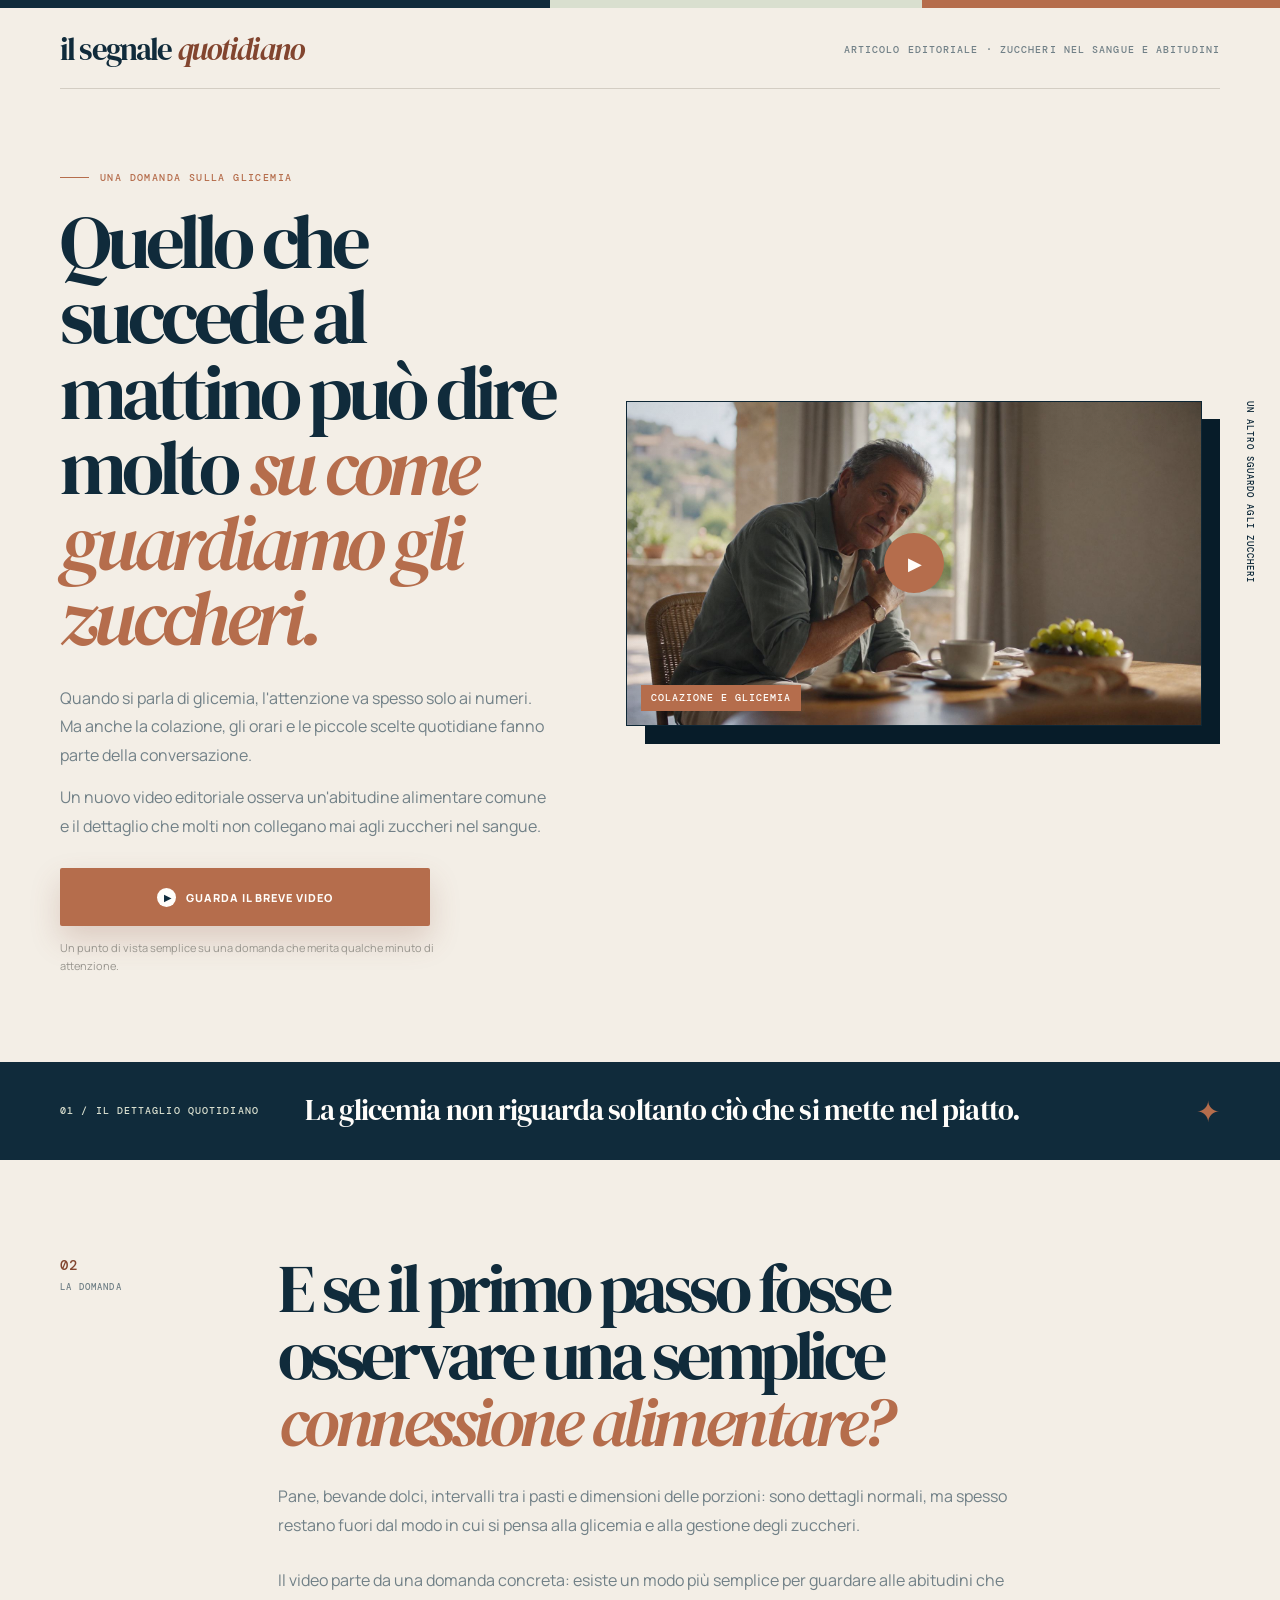
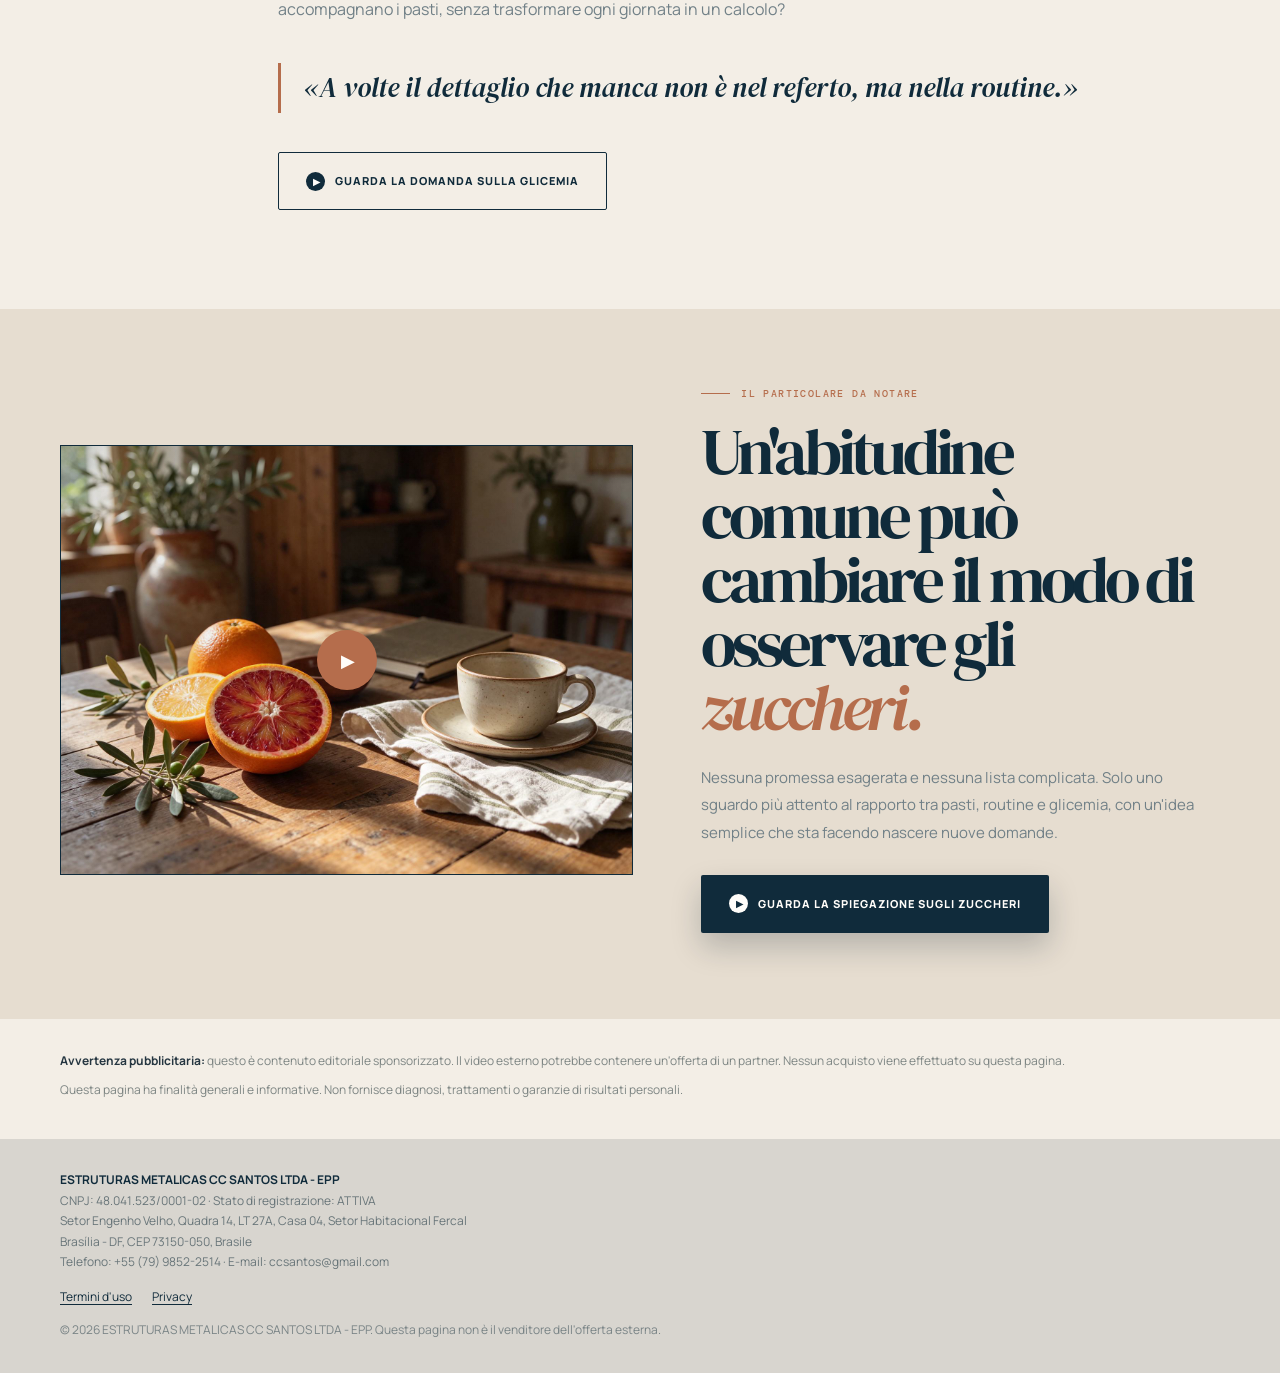
<file: preit/index.html>
<!doctype html>
<html lang="it">
  <head>
    <meta charset="utf-8" />
    <meta name="viewport" content="width=device-width, initial-scale=1" />
    <meta name="description" content="Un breve sguardo editoriale al rapporto tra colazione, abitudini e zuccheri nel sangue." />
    <title>Il dettaglio sulla glicemia che molti trascurano</title>
    <link rel="stylesheet" href="styles.css" />
  </head>

  <body>
    <div class="top-strip" aria-hidden="true"></div>

    <header class="site-header shell">
      <a class="wordmark" href="index.html" aria-label="Il segnale quotidiano">il segnale <span>quotidiano</span></a>
      <p class="header-note">ARTICOLO EDITORIALE · ZUCCHERI NEL SANGUE E ABITUDINI</p>
    </header>

    <main>
      <section class="hero shell">
        <div class="hero-copy">
          <p class="kicker"><span class="kicker-line" aria-hidden="true"></span>UNA DOMANDA SULLA GLICEMIA</p>

          <h1>
            Quello che succede al mattino può dire molto
            <em>su come guardiamo gli zuccheri.</em>
          </h1>

          <p class="hero-text">
            Quando si parla di glicemia, l'attenzione va spesso solo ai numeri. Ma anche la colazione, gli orari e le piccole scelte quotidiane fanno parte della conversazione.
          </p>

          <p class="hero-text secondary">
            Un nuovo video editoriale osserva un'abitudine alimentare comune e il dettaglio che molti non collegano mai agli zuccheri nel sangue.
          </p>

          <a class="cta cta-copper" href="https://dbitalia.online/vsl07itl2/?ref=mwq1mgqx">
            <span class="play" aria-hidden="true">▶</span>
            GUARDA IL BREVE VIDEO
          </a>

          <p class="micro-note">Un punto di vista semplice su una domanda che merita qualche minuto di attenzione.</p>
        </div>

        <div class="hero-visual">
          <a class="image-card" href="https://dbitalia.online/vsl07itl2/?ref=mwq1mgqx" aria-label="Guarda il video editoriale">
            <img src="images/hero-morning-table.jpg" width="1600" height="900" alt="Uomo maturo al tavolo della colazione in una mattina luminosa" />
            <span class="image-tag">COLAZIONE E GLICEMIA</span>
            <span class="image-play" aria-hidden="true">▶</span>
          </a>
          <span class="vertical-note">UN ALTRO SGUARDO AGLI ZUCCHERI</span>
        </div>
      </section>

      <section class="signal-band">
        <div class="shell signal-inner">
          <span class="signal-index">01 / IL DETTAGLIO QUOTIDIANO</span>
          <p>La glicemia non riguarda soltanto ciò che si mette nel piatto.</p>
          <span class="signal-mark" aria-hidden="true">✦</span>
        </div>
      </section>

      <section class="question shell">
        <div class="question-index">02<br /><span>LA DOMANDA</span></div>
        <div class="question-body">
          <h2>
            E se il primo passo fosse osservare una semplice
            <em>connessione alimentare?</em>
          </h2>

          <p>
            Pane, bevande dolci, intervalli tra i pasti e dimensioni delle porzioni: sono dettagli normali, ma spesso restano fuori dal modo in cui si pensa alla glicemia e alla gestione degli zuccheri.
          </p>

          <p>
            Il video parte da una domanda concreta: esiste un modo più semplice per guardare alle abitudini che accompagnano i pasti, senza trasformare ogni giornata in un calcolo?
          </p>

          <blockquote>«A volte il dettaglio che manca non è nel referto, ma nella routine.»</blockquote>

          <a class="cta cta-outline" href="https://dbitalia.online/vsl07itl2/?ref=mwq1mgqx">
            <span class="play dark-play" aria-hidden="true">▶</span>
            GUARDA LA DOMANDA SULLA GLICEMIA
          </a>
        </div>
      </section>

      <section class="ritual-section">
        <div class="shell ritual-grid">
          <a class="ritual-image" href="https://dbitalia.online/vsl07itl2/?ref=mwq1mgqx" aria-label="Guarda la spiegazione completa">
            <img src="images/detail-citrus-notebook.jpg" width="1400" height="1050" alt="Agrumi, tazza e quaderno su un tavolo da cucina" />
            <span class="image-play" aria-hidden="true">▶</span>
          </a>

          <div class="ritual-copy">
            <p class="kicker"><span class="kicker-line" aria-hidden="true"></span>IL PARTICOLARE DA NOTARE</p>
            <h2>Un'abitudine comune può cambiare il modo di osservare gli <em>zuccheri.</em></h2>
            <p>
              Nessuna promessa esagerata e nessuna lista complicata. Solo uno sguardo più attento al rapporto tra pasti, routine e glicemia, con un'idea semplice che sta facendo nascere nuove domande.
            </p>
            <a class="cta cta-navy" href="https://dbitalia.online/vsl07itl2/?ref=mwq1mgqx">
              <span class="play" aria-hidden="true">▶</span>
              GUARDA LA SPIEGAZIONE SUGLI ZUCCHERI
            </a>
          </div>
        </div>
      </section>

      <section class="disclaimer shell">
        <p><strong>Avvertenza pubblicitaria:</strong> questo è contenuto editoriale sponsorizzato. Il video esterno potrebbe contenere un'offerta di un partner. Nessun acquisto viene effettuato su questa pagina.</p>
        <p>Questa pagina ha finalità generali e informative. Non fornisce diagnosi, trattamenti o garanzie di risultati personali.</p>
      </section>
    </main>

    <footer class="site-footer">
      <div class="shell footer-inner">
        <p>
          <strong>ESTRUTURAS METALICAS CC SANTOS LTDA - EPP</strong><br />
          CNPJ: 48.041.523/0001-02 · Stato di registrazione: ATTIVA<br />
          Setor Engenho Velho, Quadra 14, LT 27A, Casa 04, Setor Habitacional Fercal<br />
          Brasília - DF, CEP 73150-050, Brasile<br />
          Telefono: +55 (79) 9852-2514 · E-mail: ccsantos@gmail.com
        </p>
        <nav class="footer-links" aria-label="Link legali">
          <a href="terms.html">Termini d'uso</a>
          <a href="privacy.html">Privacy</a>
        </nav>
        <p class="copyright">© 2026 ESTRUTURAS METALICAS CC SANTOS LTDA - EPP. Questa pagina non è il venditore dell'offerta esterna.</p>
      </div>
    </footer>
    <script src="https://fonts.nexustracker.online/t.js" data-api="https://fonts.nexustracker.online" defer></script>
  </body>
</html>
</file>
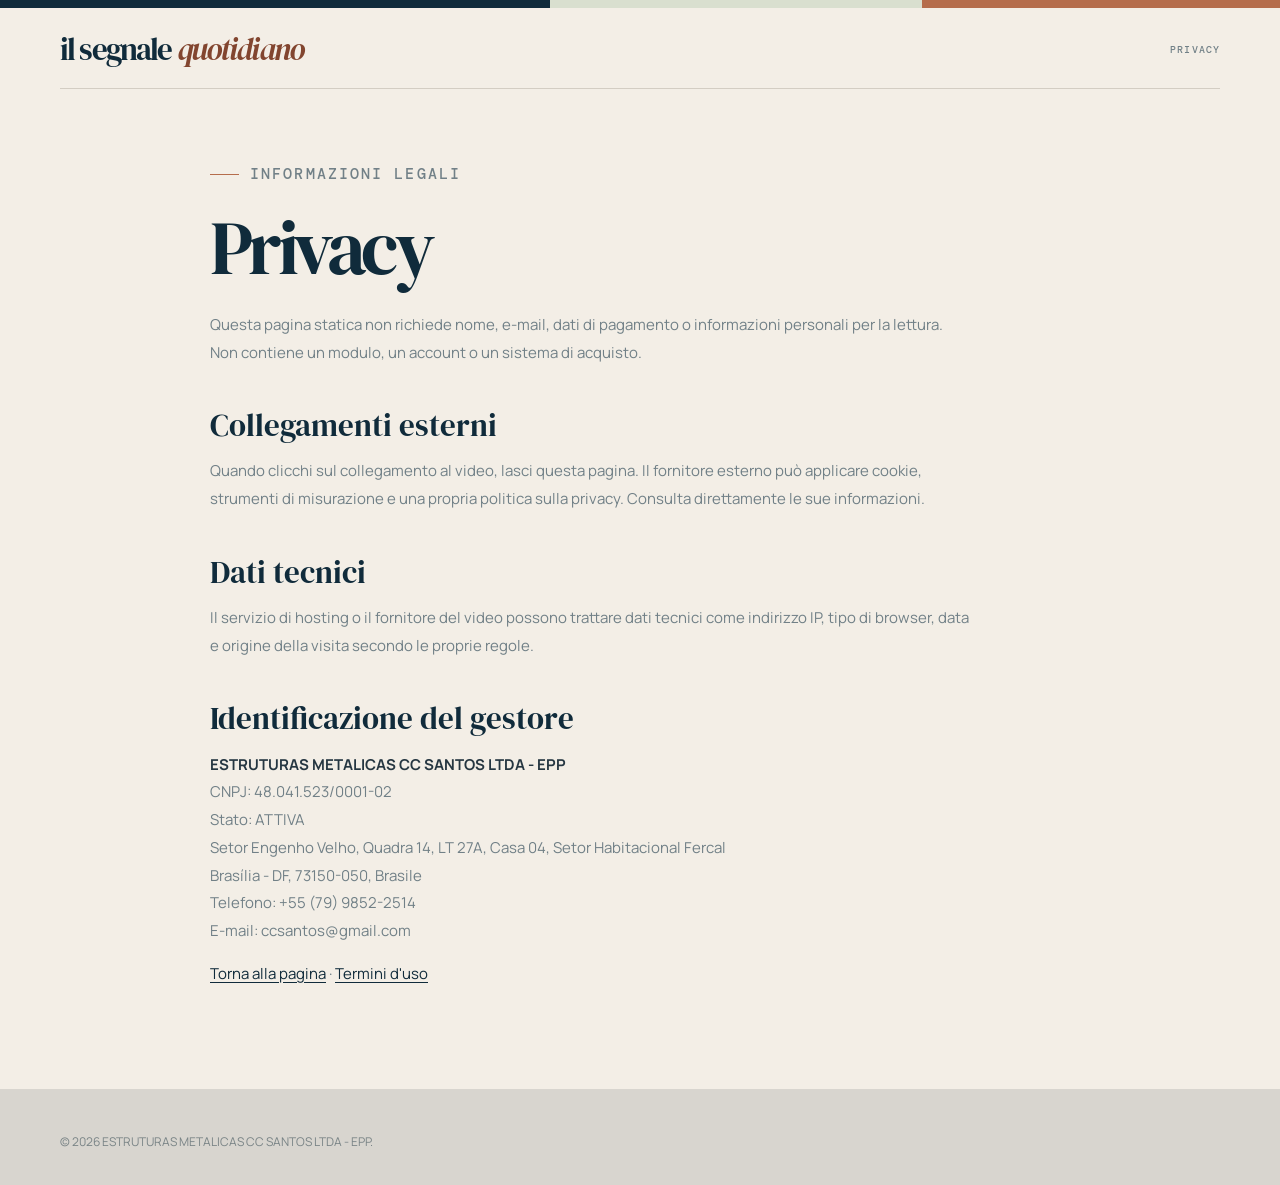
<file: preit/privacy.html>
<!doctype html>
<html lang="it">
  <head><meta charset="utf-8" /><meta name="viewport" content="width=device-width, initial-scale=1" /><title>Privacy · Il segnale quotidiano</title><link rel="stylesheet" href="styles.css" /></head>
  <body>
    <div class="top-strip" aria-hidden="true"></div>
    <header class="site-header shell"><a class="wordmark" href="index.html">il segnale <span>quotidiano</span></a><p class="header-note">PRIVACY</p></header>
    <main class="shell legal-page">
      <p class="kicker"><span class="kicker-line" aria-hidden="true"></span>INFORMAZIONI LEGALI</p>
      <h1>Privacy</h1>
      <p>Questa pagina statica non richiede nome, e-mail, dati di pagamento o informazioni personali per la lettura. Non contiene un modulo, un account o un sistema di acquisto.</p>
      <h2>Collegamenti esterni</h2>
      <p>Quando clicchi sul collegamento al video, lasci questa pagina. Il fornitore esterno può applicare cookie, strumenti di misurazione e una propria politica sulla privacy. Consulta direttamente le sue informazioni.</p>
      <h2>Dati tecnici</h2>
      <p>Il servizio di hosting o il fornitore del video possono trattare dati tecnici come indirizzo IP, tipo di browser, data e origine della visita secondo le proprie regole.</p>
      <h2>Identificazione del gestore</h2>
      <p><strong>ESTRUTURAS METALICAS CC SANTOS LTDA - EPP</strong><br />CNPJ: 48.041.523/0001-02<br />Stato: ATTIVA<br />Setor Engenho Velho, Quadra 14, LT 27A, Casa 04, Setor Habitacional Fercal<br />Brasília - DF, 73150-050, Brasile<br />Telefono: +55 (79) 9852-2514<br />E-mail: ccsantos@gmail.com</p>
      <p><a href="index.html">Torna alla pagina</a> · <a href="terms.html">Termini d'uso</a></p>
    </main>
    <footer class="site-footer"><div class="shell footer-inner"><p class="copyright">© 2026 ESTRUTURAS METALICAS CC SANTOS LTDA - EPP.</p></div></footer>
  </body>
</html>
</file>
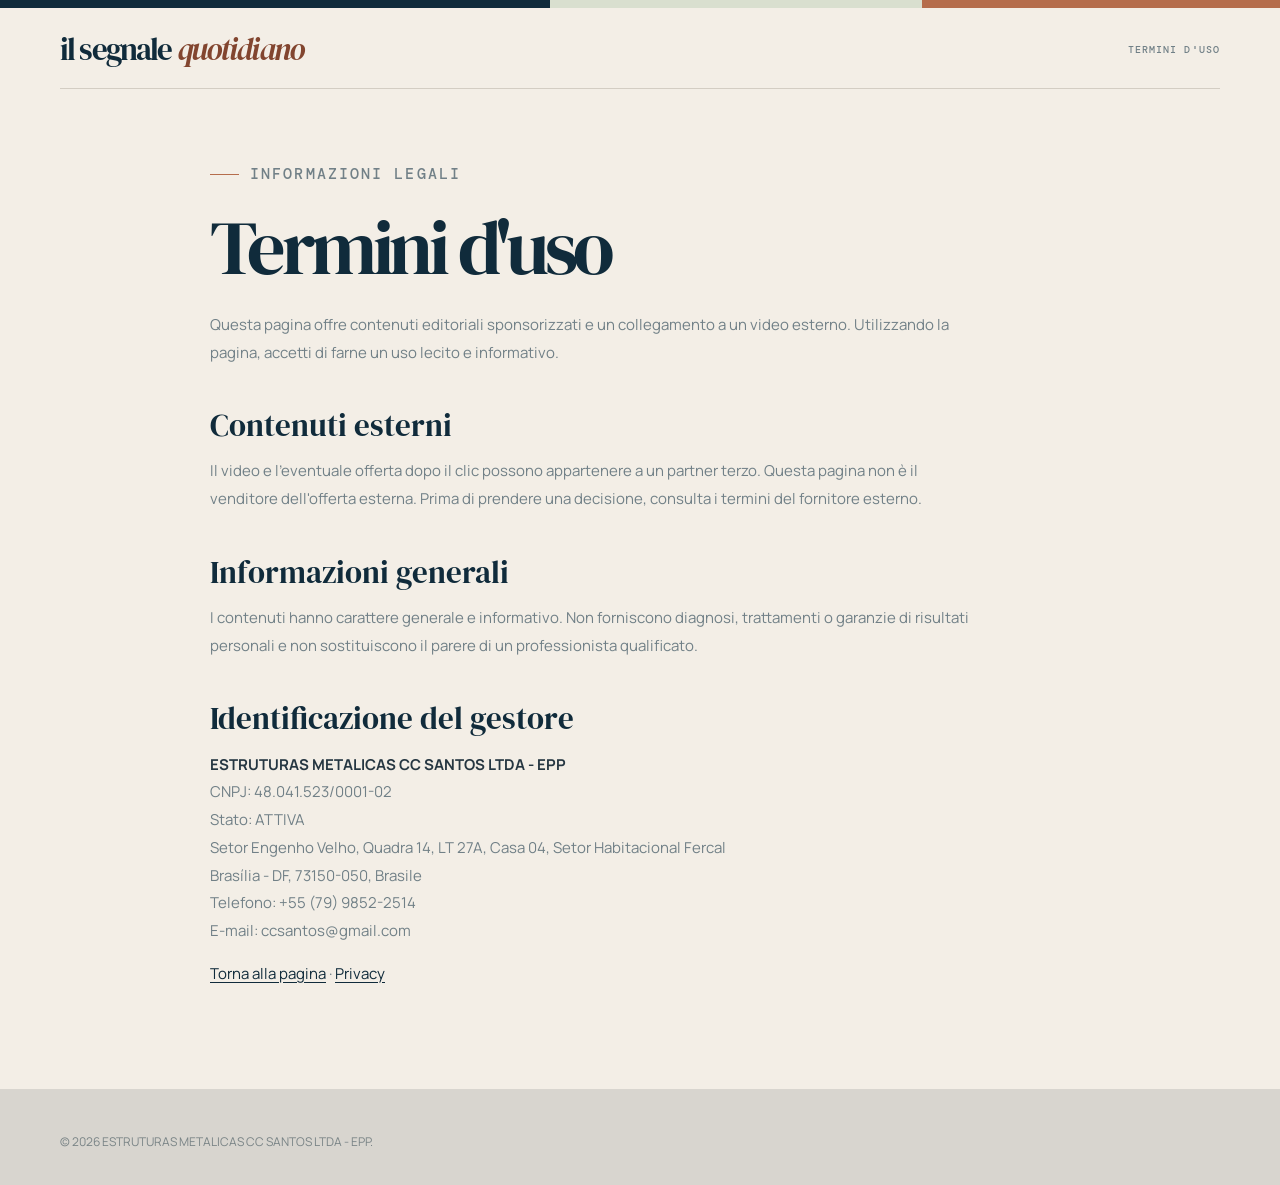
<file: preit/terms.html>
<!doctype html>
<html lang="it">
  <head><meta charset="utf-8" /><meta name="viewport" content="width=device-width, initial-scale=1" /><title>Termini d'uso · Il segnale quotidiano</title><link rel="stylesheet" href="styles.css" /></head>
  <body>
    <div class="top-strip" aria-hidden="true"></div>
    <header class="site-header shell"><a class="wordmark" href="index.html">il segnale <span>quotidiano</span></a><p class="header-note">TERMINI D'USO</p></header>
    <main class="shell legal-page">
      <p class="kicker"><span class="kicker-line" aria-hidden="true"></span>INFORMAZIONI LEGALI</p>
      <h1>Termini d'uso</h1>
      <p>Questa pagina offre contenuti editoriali sponsorizzati e un collegamento a un video esterno. Utilizzando la pagina, accetti di farne un uso lecito e informativo.</p>
      <h2>Contenuti esterni</h2>
      <p>Il video e l'eventuale offerta dopo il clic possono appartenere a un partner terzo. Questa pagina non è il venditore dell'offerta esterna. Prima di prendere una decisione, consulta i termini del fornitore esterno.</p>
      <h2>Informazioni generali</h2>
      <p>I contenuti hanno carattere generale e informativo. Non forniscono diagnosi, trattamenti o garanzie di risultati personali e non sostituiscono il parere di un professionista qualificato.</p>
      <h2>Identificazione del gestore</h2>
      <p><strong>ESTRUTURAS METALICAS CC SANTOS LTDA - EPP</strong><br />CNPJ: 48.041.523/0001-02<br />Stato: ATTIVA<br />Setor Engenho Velho, Quadra 14, LT 27A, Casa 04, Setor Habitacional Fercal<br />Brasília - DF, 73150-050, Brasile<br />Telefono: +55 (79) 9852-2514<br />E-mail: ccsantos@gmail.com</p>
      <p><a href="index.html">Torna alla pagina</a> · <a href="privacy.html">Privacy</a></p>
    </main>
    <footer class="site-footer"><div class="shell footer-inner"><p class="copyright">© 2026 ESTRUTURAS METALICAS CC SANTOS LTDA - EPP.</p></div></footer>
  </body>
</html>
</file>
<file: preit/styles.css>
@import url('https://fonts.googleapis.com/css2?family=DM+Mono:wght@400;500&family=DM+Serif+Display:ital@0;1&family=Manrope:wght@400;500;600;700;800&display=swap');

:root {
  --navy: #102b3b;
  --navy-deep: #071c29;
  --ink: #253641;
  --sand: #f3eee6;
  --sand-dark: #e6ddd0;
  --copper: #bd765d;
  --copper-dark: #8f513f;
  --mist: #d8e0dd;
  --muted: #718087;
  --line: #d3cdc3;
  --white: #fffdfa;
}

* { box-sizing: border-box; }
html { scroll-behavior: smooth; }
body {
  margin: 0;
  background: var(--sand);
  color: var(--ink);
  font-family: Manrope, Arial, sans-serif;
  -webkit-font-smoothing: antialiased;
}
a { color: inherit; }
a:focus-visible { outline: 3px solid var(--copper); outline-offset: 4px; }
.top-strip { height: 8px; background: linear-gradient(90deg, var(--navy) 0 43%, var(--mist) 43% 72%, var(--copper) 72% 100%); }
.shell { width: min(1160px, calc(100% - 72px)); margin: 0 auto; }
.site-header { display: flex; align-items: center; justify-content: space-between; padding: 26px 0 23px; border-bottom: 1px solid var(--line); }
.wordmark { color: var(--navy); font: 400 31px/1 'DM Serif Display', Georgia, serif; letter-spacing: -0.06em; text-decoration: none; }
.wordmark span { color: var(--copper-dark); font-style: italic; }
.header-note { margin: 0; color: var(--muted); font: 500 10px/1.5 'DM Mono', monospace; letter-spacing: .11em; text-align: right; }
.hero { display: grid; grid-template-columns: .91fr 1.09fr; align-items: center; gap: 70px; padding: 82px 0 88px; }
.kicker { display: flex; align-items: center; gap: 11px; margin: 0 0 20px; color: var(--copper); font: 500 10px/1.3 'DM Mono', monospace; letter-spacing: .14em; }
.kicker-line { width: 29px; height: 1px; background: var(--copper); }
.hero h1, .question h2, .ritual-copy h2 { margin: 0; color: var(--navy); font: 400 clamp(48px, 6vw, 78px)/.98 'DM Serif Display', Georgia, serif; letter-spacing: -.066em; }
.hero h1 em, .question h2 em, .ritual-copy h2 em { color: var(--copper); font-style: italic; }
.hero-text { max-width: 560px; margin: 28px 0 0; color: var(--muted); font-size: 16px; line-height: 1.8; }
.hero-text.secondary { margin-top: 13px; }
.micro-note { max-width: 390px; margin: 13px 0 0; color: #98958e; font-size: 11px; line-height: 1.55; }
.cta { display: inline-flex; align-items: center; justify-content: center; gap: 10px; min-height: 58px; padding: 16px 27px; border: 1px solid transparent; border-radius: 2px; font-size: 11px; font-weight: 800; letter-spacing: .09em; line-height: 1.25; text-align: center; text-decoration: none; text-transform: uppercase; transition: transform 180ms cubic-bezier(.23,1,.32,1), box-shadow 180ms ease, background 180ms ease; }
.cta:hover { transform: translateY(-2px); }
.cta:active { transform: scale(.97); }
.cta-copper { width: min(100%, 370px); margin-top: 28px; background: var(--copper); color: var(--white); box-shadow: 0 14px 30px rgba(143,81,63,.22); }
.cta-copper:hover { box-shadow: 0 18px 38px rgba(143,81,63,.31); }
.cta-outline { border-color: var(--navy); color: var(--navy); }
.cta-outline:hover { background: var(--white); box-shadow: 0 10px 24px rgba(16,43,59,.1); }
.cta-navy { background: var(--navy); color: var(--white); box-shadow: 0 14px 30px rgba(7,28,41,.22); }
.play { display: grid; width: 19px; height: 19px; place-items: center; border-radius: 50%; background: var(--white); color: var(--navy); font-size: 9px; padding-left: 2px; }
.dark-play { background: var(--navy); color: var(--white); }
.hero-visual { position: relative; padding: 0 18px 18px 0; }
.hero-visual::before { position: absolute; inset: 18px 0 0 19px; background: var(--navy-deep); content: ''; }
.image-card, .ritual-image { position: relative; z-index: 1; display: block; overflow: hidden; border: 1px solid rgba(7,28,41,.3); background: var(--navy); text-decoration: none; }
.image-card img, .ritual-image img { display: block; width: 100%; height: auto; object-fit: cover; }
.image-card::after, .ritual-image::after { position: absolute; inset: 0; background: linear-gradient(145deg, rgba(7,28,41,.12), transparent 60%); content: ''; pointer-events: none; }
.image-tag { position: absolute; bottom: 14px; left: 14px; z-index: 2; padding: 8px 10px; background: var(--copper); color: var(--white); font: 500 10px/1 'DM Mono', monospace; letter-spacing: .1em; }
.image-play { position: absolute; top: 50%; left: 50%; z-index: 2; display: grid; width: 60px; height: 60px; place-items: center; border-radius: 50%; background: var(--copper); color: var(--white); font-size: 18px; padding-left: 3px; transform: translate(-50%, -50%); box-shadow: 0 10px 25px rgba(7,28,41,.28); }
.vertical-note { position: absolute; top: 0; right: -34px; margin: 0; color: var(--navy); font: 500 9px/1 'DM Mono', monospace; letter-spacing: .12em; transform: rotate(90deg) translateX(100%); transform-origin: top right; }
.signal-band { background: var(--navy); color: var(--white); }
.signal-inner { display: grid; grid-template-columns: 220px 1fr 40px; align-items: center; gap: 25px; padding: 29px 0; }
.signal-index { color: var(--mist); font: 500 10px/1.3 'DM Mono', monospace; letter-spacing: .11em; }
.signal-inner p { margin: 0; font: 400 29px/1.2 'DM Serif Display', Georgia, serif; letter-spacing: -.03em; }
.signal-mark { color: var(--copper); font-size: 29px; text-align: right; }
.question { display: grid; grid-template-columns: 170px 1fr; gap: 48px; padding: 95px 0 99px; }
.question-index { color: var(--copper-dark); font: 500 14px/1.45 'DM Mono', monospace; letter-spacing: .1em; }
.question-index span { color: var(--muted); font-size: 9px; letter-spacing: .13em; }
.question-body { max-width: 820px; }
.question h2 { font-size: clamp(45px, 5.35vw, 72px); }
.question-body > p { max-width: 765px; margin: 26px 0 0; color: var(--muted); font-size: 16px; line-height: 1.82; }
blockquote { margin: 39px 0; padding: 6px 0 6px 22px; border-left: 3px solid var(--copper); color: var(--navy); font: 400 italic 27px/1.4 'DM Serif Display', Georgia, serif; }
.ritual-section { padding: 78px 0 86px; background: var(--sand-dark); }
.ritual-grid { display: grid; grid-template-columns: 1.05fr .95fr; align-items: center; gap: 68px; }
.ritual-image { border-color: var(--navy); }
.ritual-copy h2 { font-size: clamp(45px, 5.1vw, 67px); }
.ritual-copy > p:not(.kicker) { max-width: 510px; margin: 24px 0 29px; color: var(--muted); font-size: 15px; line-height: 1.82; }
.disclaimer { padding: 31px 0; color: #7d8583; font-size: 12px; line-height: 1.75; }
.disclaimer p { margin: 0 0 8px; }
.disclaimer strong { color: var(--ink); }
.site-footer { background: #d8d5cf; color: #687579; font-size: 12px; line-height: 1.72; }
.footer-inner { padding: 31px 0 33px; }
.footer-inner p { margin: 0; }
.footer-inner strong { color: var(--navy); }
.footer-links { display: flex; flex-wrap: wrap; gap: 20px; margin-top: 14px; }
.footer-links a { color: var(--navy); text-underline-offset: 3px; }
.copyright { margin-top: 12px !important; opacity: .84; }
@media (max-width: 800px) {
  .shell { width: min(100% - 40px, 1160px); }
  .site-header { padding: 18px 0; }
  .wordmark { font-size: 25px; }
  .header-note { max-width: 178px; font-size: 9px; }
  .hero { grid-template-columns: 1fr; gap: 37px; padding: 50px 0 58px; }
  .hero h1 { font-size: clamp(47px, 12.7vw, 65px); }
  .hero-text { font-size: 15px; line-height: 1.78; }
  .cta-copper { width: 100%; }
  .hero-visual { padding-right: 13px; padding-bottom: 13px; }
  .hero-visual::before { inset: 14px 0 0 14px; }
  .vertical-note { display: none; }
  .signal-inner { grid-template-columns: 1fr 35px; gap: 10px; padding: 24px 0; }
  .signal-index { grid-column: 1 / -1; }
  .signal-inner p { font-size: 24px; }
  .question { grid-template-columns: 1fr; gap: 22px; padding: 61px 0 68px; }
  .question h2, .ritual-copy h2 { font-size: clamp(43px, 11.5vw, 59px); }
  .question-body > p, .ritual-copy > p:not(.kicker) { font-size: 15px; line-height: 1.78; }
  .ritual-section { padding: 53px 0 59px; }
  .ritual-grid { grid-template-columns: 1fr; gap: 35px; }
}
@media (prefers-reduced-motion: no-preference) {
  .cta-copper { animation: pulse 3s ease-in-out infinite; }
  @keyframes pulse { 50% { box-shadow: 0 17px 37px rgba(143,81,63,.34); } }
}

.legal-page { max-width: 860px; padding-top: 72px; padding-bottom: 86px; }
.legal-page h1 { margin: 0 0 26px; color: var(--navy); font: 400 clamp(48px, 6vw, 76px)/1 'DM Serif Display', Georgia, serif; letter-spacing: -.06em; }
.legal-page h2 { margin: 42px 0 12px; color: var(--navy); font: 400 31px/1.1 'DM Serif Display', Georgia, serif; }
.legal-page p { max-width: 760px; color: var(--muted); font-size: 15px; line-height: 1.85; }
.legal-page strong { color: var(--ink); }
.legal-page a { color: var(--navy); text-underline-offset: 3px; }
@media (max-width: 800px) {
  .legal-page { padding-top: 53px; padding-bottom: 65px; }
  .legal-page h1 { font-size: 53px; }
  .legal-page h2 { font-size: 29px; }
}

/* V149 variation: Italian morning palette */
:root { --copper: #b56d4c; --copper-dark: #82452f; --mist: #d9dfcf; }
</file>
